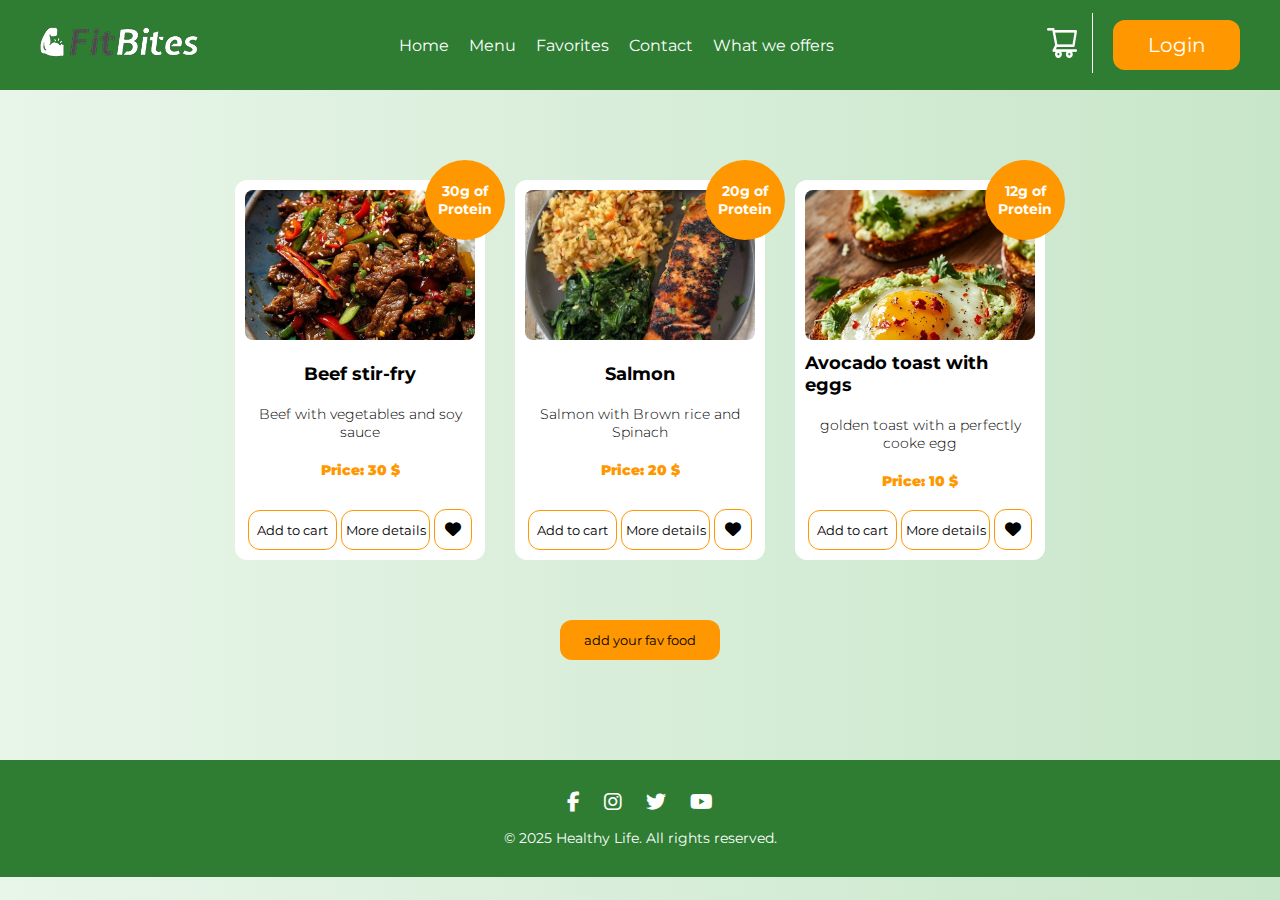
<file: fav.html>
<!DOCTYPE html>
<html lang="en">

<head>
    <meta charset="UTF-8">
    <meta name="viewport" content="width=device-width, initial-scale=1.0">
    <link href="https://fonts.googleapis.com/css2?family=Montserrat:wght@600&display=swap" rel="stylesheet" />
    <link rel="stylesheet" href="https://cdnjs.cloudflare.com/ajax/libs/font-awesome/6.5.0/css/all.min.css">
    <link rel="stylesheet" href="./assets/style/fav.css" />
    <title>Favorites</title>
</head>

<body>
    <nav>
        <img src="./assets/img/fitbites.png" alt=" " />
        <ul>
            <li><a href="./index.html">Home</a></li>
            <li><a href="./Menu.html">Menu</a></li>
            <li><a href="./fav.html">Favorites</a></li>
            <li><a href="#contact">Contact</a></li>
            <li><a href="#Offers">What we offers</a></li>
        </ul>
        <div class="btn">
            <a href="./cart.html"><img src="./assets/img/cart.png " alt=" " /></a>
            <a href="./login.html"><button>Login</button></a>
        </div>
        <i class="fa-solid fa-bars burger"></i>
    </nav>


    <div class="sidebar" id="sidebar">
        <i class="fa-solid fa-xmark close-btn"></i>
        <ul>
            <li><a href="./index.html">Home</a></li>
            <li><a href="./Menu.html">Menu</a></li>
            <li><a href="./fav.html">Favorites</a></li>
            <li><a href="#contact">Contact</a></li>
            <li><a href="#Offers">What we offers</a></li>
        </ul>
        <div class="sidebar-btns">
            <a href="./cart.html"><img src="./assets/img/cart.png" alt="Cart" /></a>
            <a href="./login.html"><button>Login</button></a>
        </div>
    </div>
    <main>
        <div class="cards"></div>
   
    </main>
    <script src="./assets/script/fav.js"></script>
     <footer class="main-footer">
            <div class="footer-content">
                <div class="social-icons">
                    <a href="#" target="_blank"><i class="fab fa-facebook-f"></i></a>
                    <a href="#" target="_blank"><i class="fab fa-instagram"></i></a>
                    <a href="#" target="_blank"><i class="fab fa-twitter"></i></a>
                    <a href="#" target="_blank"><i class="fab fa-youtube"></i></a>
                </div>
                <p>&copy; 2025 Healthy Life. All rights reserved.</p>
            </div>
        </footer>
</body>

</html>
</file>
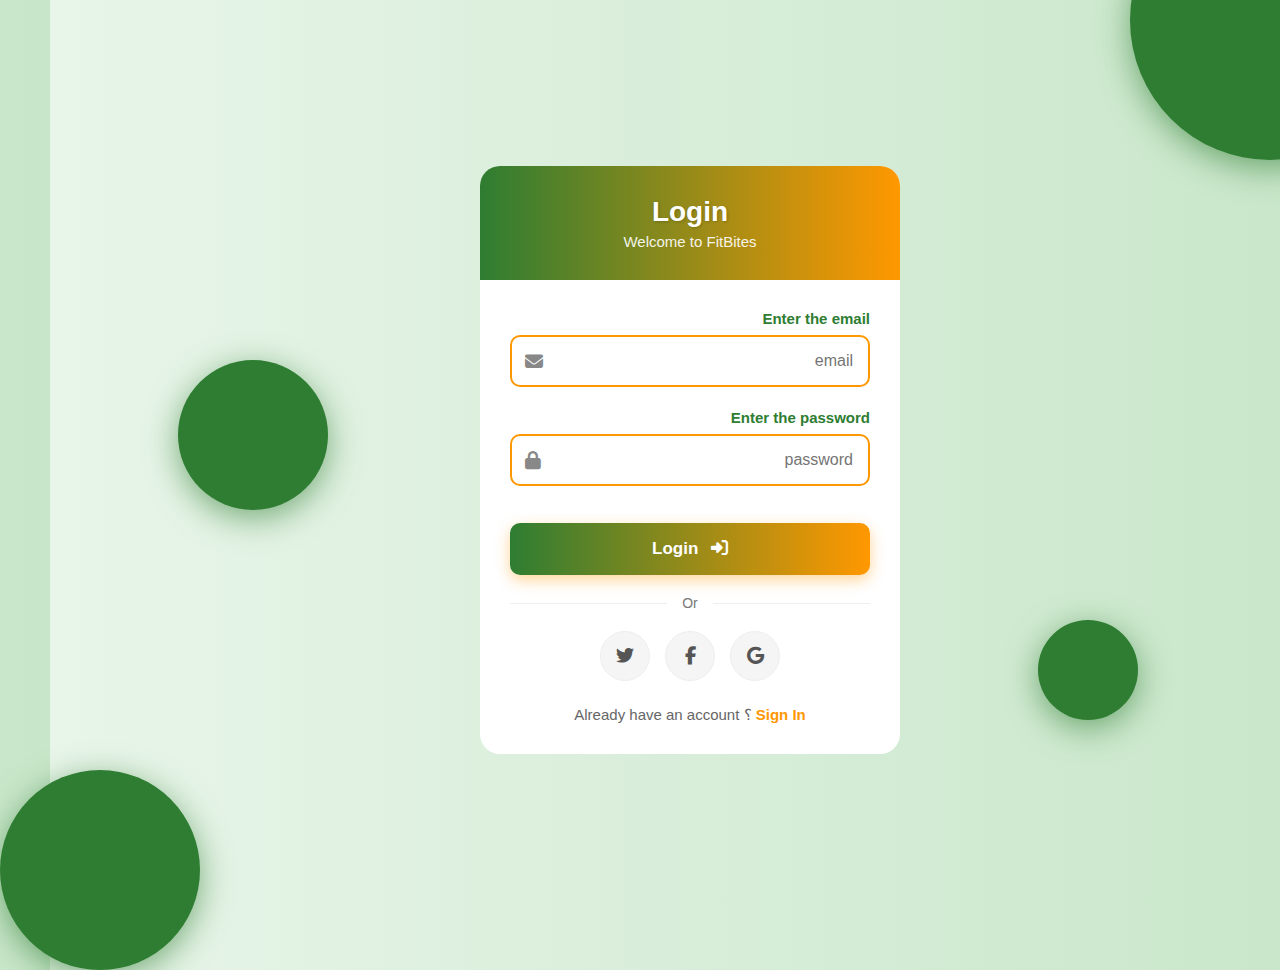
<file: login.html>
<!DOCTYPE html>
<html lang="ar" dir="rtl">

<head>
    <meta charset="UTF-8">
    <meta name="viewport" content="width=device-width, initial-scale=1.0">
    <title>Document</title>
    <link rel="stylesheet" href="./assets/style/login.css">
    <link rel="stylesheet" href="https://cdnjs.cloudflare.com/ajax/libs/font-awesome/6.4.0/css/all.min.css">
</head>

<body>
    <!-- دوائر   -->
    <div class="circle circle-1"></div>
    <div class="circle circle-2"></div>
    <div class="circle circle-3"></div>
    <div class="circle circle-4"></div>

    <div class="login-container">
        <div class="login-header">
            <h1> Login</h1>
            <p> Welcome to FitBites </p>
        </div>

        <div class="login-form">
            <div class="form-group">
                <label for="email"> Enter the email </label>
                <div class="input-icon"><i class="fas fa-envelope"></i></div>
                <input type="email" id="email" placeholder="email">
            </div>

            <div class="form-group">
                <label for="password"> Enter the password</label>
                <div class="input-icon"><i class="fas fa-lock"></i></div>
                <input type="password" id="password" placeholder="password">
            </div>

            <button class="login-btn"><i class="fas fa-sign-in-alt"></i> Login</button>

            <div class="divider">
                <span></span>
                <p>Or</p>
                <span></span>
            </div>

            <div class="social-login">
                <div class="social-btn"><i class="fab fa-google"></i></div>
                <div class="social-btn"><i class="fab fa-facebook-f"></i></div>
                <div class="social-btn"><i class="fab fa-twitter"></i></div>
            </div>

            <div class="signup-link">
                <a href="./Register.html">Sign In</a> ؟ Already have an account
            </div>
        </div>
    </div>

    <script src="./assets/script/login.js"></script>
</body>

</html>
</body>

</html>
</file>
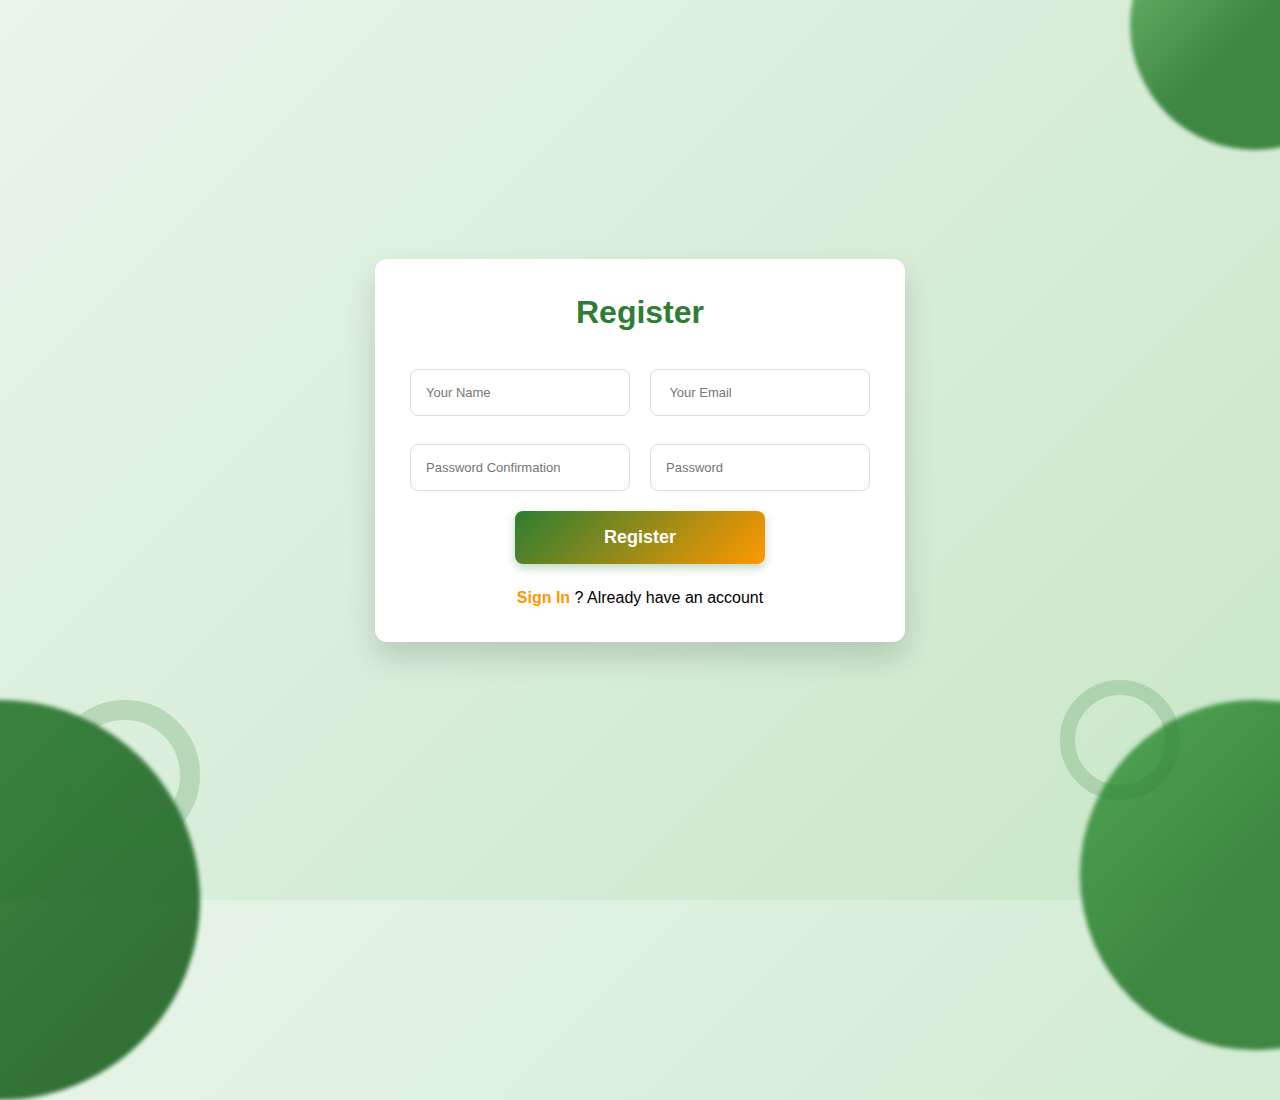
<file: Register.html>
<!DOCTYPE html>
<html lang="en">
<head>
    <meta charset="UTF-8">
    <meta name="viewport" content="width=device-width, initial-scale=1.0">
    <title>Document</title>
    <!-- css -->
     <link rel="stylesheet" href="./assets/style/Register.css">
</head>
<body>
        <section>
                             
    <!-- الدوائر العادية  -->
    <div class="background-shape shape-bottom-left"></div>
    <div class="background-shape shape-bottom-right"></div>
    <div class="background-shape shape-top-right"></div>
    
    <!--   الدوائر المفرغة  -->
    <div class="shape-corner corner-1"></div>
    <div class="shape-corner corner-2"></div>
    
    <div class="container">
        <!-- div container: نموذج التسجيل -->
        <div class="form-container">
            <div class="header">
                <h1>Register</h1>
               
            </div>
            
            <form>
                <!-- div 1: الاسم الأول والاسم الأخير -->
                <div class="form-row">
                    <div class="form-group">
                        <label for="firstName"></label>
                        <input type="text" id="firstName" placeholder="Your Name" required>
                    </div>
                    
                    <div class="form-group">
                        <label for="lastName"> </label>
                        <input type="email" id="email" placeholder=" Your Email " required>
                    </div>
                </div>
                
                <!-- div 2 : كلمة المرور وتأكيدها -->
                <div class="form-row">
                    <div class="form-group">
                        <label for="password"> </label>
                        <input type="password" id="password" placeholder="Password Confirmation" required>
                    </div>
                    
                    <div class="form-group">
                        <label for="confirmPassword">  </label>
                        <input type="password" id="confirmPassword" placeholder="Password" required>
                    </div>
                </div>
                
                <button type="submit" class="btn-register">Register</button>
                
                <div class="login-link">
                    <a href="./login.html">Sign In</a> ? Already have an account
                </div>
            </form>
        </div>
    </div>

        </section>

    <!-- java sicrebt -->
     <script src="./assets/script/Register.js"></script>
</body>
</html>
</file>
<file: assets/style/fav.css>
body {
    margin: 0;
    background: linear-gradient(to right, #e8f5e9, #c8e6c9);
}

* {
    font-family: "Montserrat", sans-serif;
    padding: 0;
    margin: 0;
    box-sizing: border-box;
    border: none;
    outline: none;
    scroll-behavior: smooth;
}

body {
    display: flex;
    align-items: center;
    justify-content: space-between;
    flex-direction: column;
}

nav {
    display: flex;
    align-items: center;
    justify-content: space-between;
    padding: 0px 40px;
    width: 100%;
    position: fixed;
    background-color: #2e7d32;
    z-index: 4;
    top: 0;
}

nav .btn {
    display: flex;
    align-items: center;
    gap: 20px;
}

nav .btn img {
    border-right: 1px solid white;
    padding: 15px;
}

nav .btn button {
    width: 127px;
    height: 50px;
    border-radius: 12px;
    background-color: #ff9800;
    color: white;
    font-size: 20px;
    font-weight: 400;
    cursor: pointer;
}

nav ul {
    display: flex;
    align-items: center;
    gap: 20px;
    list-style: none;
}

nav ul li a {
    color: white;
    text-decoration: none;
}

nav .burger {
    display: none;
    color: white;
    font-size: 20px;
}

@media screen and (max-width:992px) {

    nav ul,
    nav .btn button,
    nav .btn img {
        display: none;
    }

    nav .burger {
        display: block;
    }
}

.sidebar {
    position: fixed;
    top: 0;
    right: -260px;
    width: 250px;
    height: 80%;
    background-color: #2e7d32;
    color: white;
    transition: right 0.3s ease;
    padding-top: 60px;
    z-index: 999;
}

.sidebar.active {
    right: 0;
}

.sidebar ul {
    list-style: none;
    padding: 0;
}

.sidebar ul li {
    padding: 15px 20px;
}

.sidebar ul li a {
    color: white;
    text-decoration: none;
    display: block;
    transition: background 0.3s;
}

.sidebar ul li a:hover {
    background: rgba(255, 255, 255, 0.2);
}

.sidebar-btns {
    margin-top: 30px;
    display: flex;
    flex-direction: column;
    align-items: center;
    gap: 20px;
}

.sidebar-btns img {
    width: 40px;
    height: 40px;
    cursor: pointer;
}

.sidebar-btns button {
    width: 120px;
    height: 45px;
    border-radius: 10px;
    background-color: #ff9800;
    color: white;
    font-size: 16px;
    font-weight: 500;
    cursor: pointer;
    border: none;
    transition: background 0.3s;
}

.sidebar-btns button:hover {
    background-color: #ed7f31;
}


.sidebar .close-btn {
    position: absolute;
    top: 15px;
    left: 15px;
    font-size: 24px;
    cursor: pointer;
}

main {
    margin-top: 120px;
}

main .cards {
    display: flex;
    flex-wrap: wrap;
    justify-content: center;
    gap: 30px;
    padding: 60px 30px;
    color: black;
}

main .cards .card {
    background-color: white;
    width: 250px;
    position: relative;
    border-radius: 12px;
    padding: 10px;
    animation: fadeIn 0.5s ease;
    transition: transform 0.3s ease;
    display: flex;
    align-items: center;
    justify-content: space-between;
    flex-direction: column;
}

main .cards .card:hover {
    transform: translateY(-5px);
}

main .cards .card img {
    width: 100%;
    height: 150px;
    margin-bottom: 12px;
    border-radius: 8px;
    object-fit: cover;
}

main .cards .card .proten {
    background-color: #ff9800;
    color: white;
    position: absolute;
    width: 80px;
    height: 80px;
    display: flex;
    align-items: center;
    justify-content: center;
    text-align: center;
    right: -20px;
    top: -20px;
    border-radius: 50%;
    font-size: 14px;
    font-weight: bold;
}

main .cards .card p {
    text-align: center;
    font-weight: 300;
    font-size: 14px;
}

main .cards .card h4 {
    margin: 0 auto;
    font-size: 18px;
    width: fit-content;
    margin-bottom: 20px;
}

main .cards .card .price {
    color: #ff9800;
    font-weight: 900;
    margin: 20px 0;
}

main .cards .card button {
    width: 89px;
    height: 40px;
    border: 1px solid #ff9800;
    border-radius: 12px;
    color: black;
    background-color: transparent;
    cursor: pointer;
    transition: background 0.3s ease;
}

main .cards .card button:hover {
    background-color: #ff9800;
}

main .cards .card span {
    border: 1px solid #ff9800;
    padding: 10px;
    border-radius: 12px;
    transition: background 0.3s ease;
}

main .cards .card span:hover i {
    color: #ff9800;
}

.main-footer {
    margin-top: 100px;
    background-color: #2e7d32;
    color: #fff;
    padding: 30px 20px;
    text-align: center;
    width: 100%;
}

.footer-content {
    max-width: 800px;
    margin: 0 auto;
}

.social-icons {
    margin-bottom: 15px;
}

.social-icons a {
    color: #fff;
    margin: 0 10px;
    font-size: 20px;
    transition: color 0.3s ease;
}

.social-icons a:hover {
    color: #ddd;
}

.main-footer p {
    font-size: 14px;
}
</file>
<file: assets/style/login.css>
* {
    margin: 0;
    padding: 0;
    box-sizing: border-box;
    font-family: 'Segoe UI', Tahoma, Geneva, Verdana, sans-serif;
}

body {
    background: linear-gradient(to right, #e8f5e9, #c8e6c9); /* مثل الكود الثاني */
    display: flex;
    justify-content: center;
    align-items: center;
    min-height: 100vh;
    padding: 20px;
    position: relative;
    overflow: hidden;
    padding-bottom: 0px;
}

/* دوائر */
.circle {
    position: absolute;
    border-radius: 50%;
    background: #2e7d32; /* أخضر غامق */
    box-shadow: 0 8px 32px rgba(46, 125, 50, 0.6);
    backdrop-filter: blur(10px);
    -webkit-backdrop-filter: blur(6px);
}

.circle-1 {
    width: 280px;
    height: 280px;
    top: -120px;
    right: -80px;
}

.circle-2 {
    width: 200px;
    height: 200px;
    bottom: -70px;
    left: -50px;
}

.circle-3 {
    width: 150px;
    height: 150px;
    top: 40%;
    left: 10%;
}

.circle-4 {
    width: 100px;
    height: 100px;
    bottom: 20%;
    right: 15%;
}

.login-container {
    background-color: white;
    border-radius: 20px;
    width: 100%;
    max-width: 420px;
    overflow: hidden;
    z-index: 10;
    position: relative;
}

.login-header {
    background: linear-gradient(to right, #2e7d32, #ff9800); /* أخضر + برتقالي */
    color: white;
    text-align: center;
    padding: 30px 20px;
    position: relative;
}

.login-header h1 {
    font-size: 28px;
    font-weight: 700;
    margin-bottom: 5px;
    text-shadow: 1px 1px 3px rgba(0, 0, 0, 0.2);
}

.login-header p {
    font-size: 15px;
    opacity: 0.9;
}

.login-form {
    padding: 30px;
}

.form-group {
    margin-bottom: 22px;
    position: relative;
}

.form-group label {
    display: block;
    margin-bottom: 8px;
    color: #2e7d32; /* أخضر */
    font-weight: 600;
    font-size: 15px;
}

.form-group input {
    width: 100%;
    padding: 15px 15px 15px 45px;
    border: 2px solid #ff9800; /* برتقالي */
    border-radius: 10px;
    font-size: 16px;
    transition: all 0.3s;
}

.form-group input:focus {
    border-color: #2e7d32; /* أخضر عند التركيز */
    outline: none;
    box-shadow: 0 0 0 2px rgba(46, 125, 50, 0.2);
}

.input-icon {
    position: absolute;
    left: 15px;
    top: 42px;
    color: #888;
    font-size: 18px;
}

.login-btn {
    width: 100%;
    padding: 16px;
    background: linear-gradient(to right, #2e7d32, #ff9800); /* مثل زر القائمة */
    border: none;
    border-radius: 10px;
    color: white;
    font-size: 17px;
    font-weight: 700;
    cursor: pointer;
    transition: all 0.3s;
    margin-top: 15px;
    box-shadow: 0 5px 15px rgba(255, 152, 0, 0.4);
}

.login-btn:hover {
    transform: translateY(-3px);
    box-shadow: 0 8px 20px rgba(255, 152, 0, 0.5);
}

.login-btn i {
    margin-left: 8px;
}

.signup-link {
    text-align: center;
    margin-top: 25px;
    color: #666;
    font-size: 15px;
}

.signup-link a {
    color: #ff9800; /* برتقالي */
    text-decoration: none;
    font-weight: 700;
    transition: all 0.3s;
}

.signup-link a:hover {
    color: #2e7d32; /* أخضر عند الهوفر */
    text-decoration: underline;
}

.divider {
    display: flex;
    align-items: center;
    margin: 20px 0;
}

.divider span {
    flex: 1;
    height: 1px;
    background: #eee;
}

.divider p {
    padding: 0 15px;
    color: #777;
    font-size: 14px;
}

.social-login {
    display: flex;
    justify-content: center;
    gap: 15px;
    margin-top: 20px;
}

.social-btn {
    width: 50px;
    height: 50px;
    border-radius: 50%;
    display: flex;
    align-items: center;
    justify-content: center;
    background: #f5f5f5;
    color: #555;
    font-size: 18px;
    cursor: pointer;
    transition: all 0.3s;
    border: 1px solid #eee;
}

.social-btn:hover {
    transform: translateY(-3px);
    box-shadow: 0 5px 10px rgba(0, 0, 0, 0.1);
}

@media (max-width: 480px) {
    .login-container {
        border-radius: 15px;
    }
    
    .login-form {
        padding: 20px;
    }
    
    .login-header h1 {
        font-size: 24px;
    }
    
    .circle-1, .circle-2 {
        display: none;
    }
}
</file>
<file: assets/style/Register.css>
* {
    margin: 0;
    padding: 0;
    box-sizing: border-box;
    font-family: 'Segoe UI', Tahoma, Geneva, Verdana, sans-serif;
}

body {
    background: linear-gradient(135deg, #e8f5e9 0%, #c8e6c9 100%);
    min-height: 100vh;
    display: flex;
    justify-content: center;
    align-items: center;
    padding: 20px;
    overflow: hidden;
    position: relative;
}

.container {
    width: 100%;
    max-width: 900px;
    position: relative;
    z-index: 10;
}

.form-container {
    background-color: #ffffff;
    border-radius: 12px;
    box-shadow: 0 15px 30px rgba(0, 0, 0, 0.15);
    padding: 35px;
    position: relative;
    z-index: 2;
    width: 100%;
}

.header {
    text-align: center;
    margin-bottom: 30px;
}

.header h1 {
    color: #2e7d32;
    font-size: 32px;
    font-weight: 700;
    margin-bottom: 10px;
}

.form-row {
    display: flex;
    flex-wrap: wrap;
    gap: 20px;
    justify-content: center;
    margin-bottom: 20px;
}

.form-group {
    flex: 1;
    min-width: 220px;
}

.form-group label {
    display: block;
    margin-bottom: 8px;
    color: #2e7d32;
    font-weight: 500;
    font-size: 14px;
}

.form-group input {
    width: 100%;
    padding: 15px;
    border: 1px solid #ddd;
    border-radius: 8px;
    font-size: 13px;
    transition: all 0.3s ease;
}

.form-group input:focus {
    border-color: #ff9800;
    box-shadow: 0 0 0 3px rgba(255, 152, 0, 0.2);
    outline: none;
}

.btn-register {
    width: 100%;
    max-width: 250px;
    padding: 16px;
    display: block;
    margin: 20px auto 0;
    background: linear-gradient(135deg, #2e7d32 0%, #ff9800 100%);
    color: white;
    border: none;
    border-radius: 8px;
    font-size: 18px;
    font-weight: 600;
    cursor: pointer;
    transition: all 0.3s ease;
    box-shadow: 0 4px 10px rgba(46, 125, 50, 0.3);
    text-align: center;
}

.btn-register:hover {
    background: linear-gradient(135deg, #ff9800 0%, #2e7d32 100%);
    transform: translateY(-2px);
    box-shadow: 0 6px 15px rgba(255, 152, 0, 0.4);
}

.login-link {
    text-align: center;
    margin-top: 25px;
    color: #000000;
    font-size: 16px;
}

.login-link a {
    color: #ff9800;
    text-decoration: none;
    font-weight: 600;
}

.login-link a:hover {
    color: #2e7d32;
    text-decoration: underline;
}

.background-shape {
    position: absolute;
    border-radius: 50%;
    z-index: 1;
    opacity: 0.9;
}

.shape-bottom-left {
    width: 400px;
    height: 400px;
    background: linear-gradient(135deg, #2e7d32 0%, #1b5e20 100%);
    bottom: -200px;
    left: -200px;
    filter: blur(2px);
}

.shape-bottom-right {
    width: 350px;
    height: 350px;
    background: linear-gradient(135deg, #43a047 0%, #2e7d32 50%);
    bottom: -150px;
    right: -150px;
    filter: blur(2px);
}

.shape-top-right {
    width: 250px;
    height: 250px;
    background: linear-gradient(135deg, #66bb6a 0%, #2e7d32 50%);
    top: -100px;
    right: -100px;
    filter: blur(2px);
    opacity: 0.9;
}

.shape-corner {
    position: absolute;
    width: 200px;
    height: 200px;
    border: 20px solid rgba(46, 125, 50, 0.2);
    border-radius: 50%;
    z-index: 1;
}

.corner-1 {
    bottom: 50px;
    left: 50px;
    width: 150px;
    height: 150px;
}

.corner-2 {
    bottom: 100px;
    right: 100px;
    width: 120px;
    height: 120px;
    border-width: 15px;
}

@media (max-width: 768px) {
    .header h1 {
        font-size: 28px;
    }

    .form-container {
        padding: 25px 20px;
    }

    .form-row {
        flex-direction: column;
        margin: 0;
    }

    .btn-register {
        max-width: 100%;
    }

    .background-shape,
    .shape-corner {
        display: none;
    }
}
</file>
